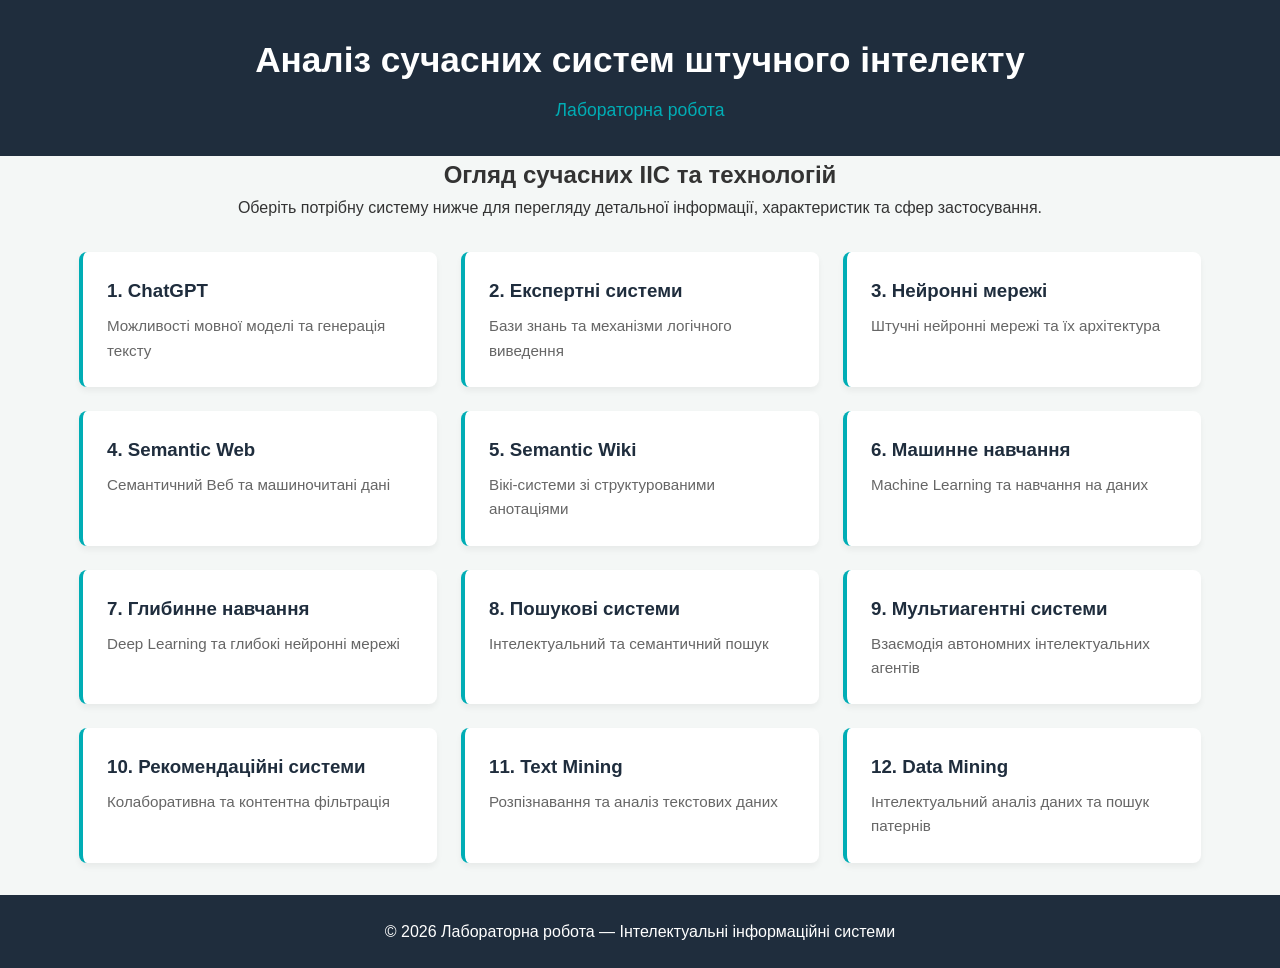
<file: index.html>
<!DOCTYPE html>
<html lang="uk">
<head>
    <meta charset="UTF-8">
    <meta name="viewport" content="width=device-width, initial-scale=1.0">
    <title>Лаб1</title>
    <link rel="stylesheet" href="style.css">
</head>
<body>
    <header>
        <div class="container">
            <h1>Аналіз сучасних систем штучного інтелекту</h1>
            <p class="author">Лабораторна робота</p>
        </div>
    </header>

    <main class="container">
        <section class="intro">
            <h2>Огляд сучасних ІІС та технологій</h2>
            <p>Оберіть потрібну систему нижче для перегляду детальної інформації, характеристик та сфер застосування.</p>
        </section>

        <section class="grid-container">
            <a href="pages/chatgpt.html" class="card">
                <h3>1. ChatGPT</h3>
                <p>Можливості мовної моделі та генерація тексту</p>
            </a>
            <a href="pages/expert-systems.html" class="card">
                <h3>2. Експертні системи</h3>
                <p>Бази знань та механізми логічного виведення</p>
            </a>
            <a href="pages/neural-networks.html" class="card">
                <h3>3. Нейронні мережі</h3>
                <p>Штучні нейронні мережі та їх архітектура</p>
            </a>
            <a href="pages/semantic-web.html" class="card">
                <h3>4. Semantic Web</h3>
                <p>Семантичний Веб та машиночитані дані</p>
            </a>
            <a href="pages/semantic-wiki.html" class="card">
                <h3>5. Semantic Wiki</h3>
                <p>Вікі-системи зі структурованими анотаціями</p>
            </a>
            <a href="pages/machine-learning.html" class="card">
                <h3>6. Машинне навчання</h3>
                <p>Machine Learning та навчання на даних</p>
            </a>
            <a href="pages/deep-learning.html" class="card">
                <h3>7. Глибинне навчання</h3>
                <p>Deep Learning та глибокі нейронні мережі</p>
            </a>
            <a href="pages/search-systems.html" class="card">
                <h3>8. Пошукові системи</h3>
                <p>Інтелектуальний та семантичний пошук</p>
            </a>
            <a href="pages/multiagent-systems.html" class="card">
                <h3>9. Мультиагентні системи</h3>
                <p>Взаємодія автономних інтелектуальних агентів</p>
            </a>
            <a href="pages/recommender-systems.html" class="card">
                <h3>10. Рекомендаційні системи</h3>
                <p>Колаборативна та контентна фільтрація</p>
            </a>
            <a href="pages/text-mining.html" class="card">
                <h3>11. Text Mining</h3>
                <p>Розпізнавання та аналіз текстових даних</p>
            </a>
            <a href="pages/data-mining.html" class="card">
                <h3>12. Data Mining</h3>
                <p>Інтелектуальний аналіз даних та пошук патернів</p>
            </a>
        </section>
    </main>

    <footer>
        <div class="container">
            <p>&copy; 2026 Лабораторна робота — Інтелектуальні інформаційні системи</p>
        </div>
    </footer>
</body>
</html>
</file>
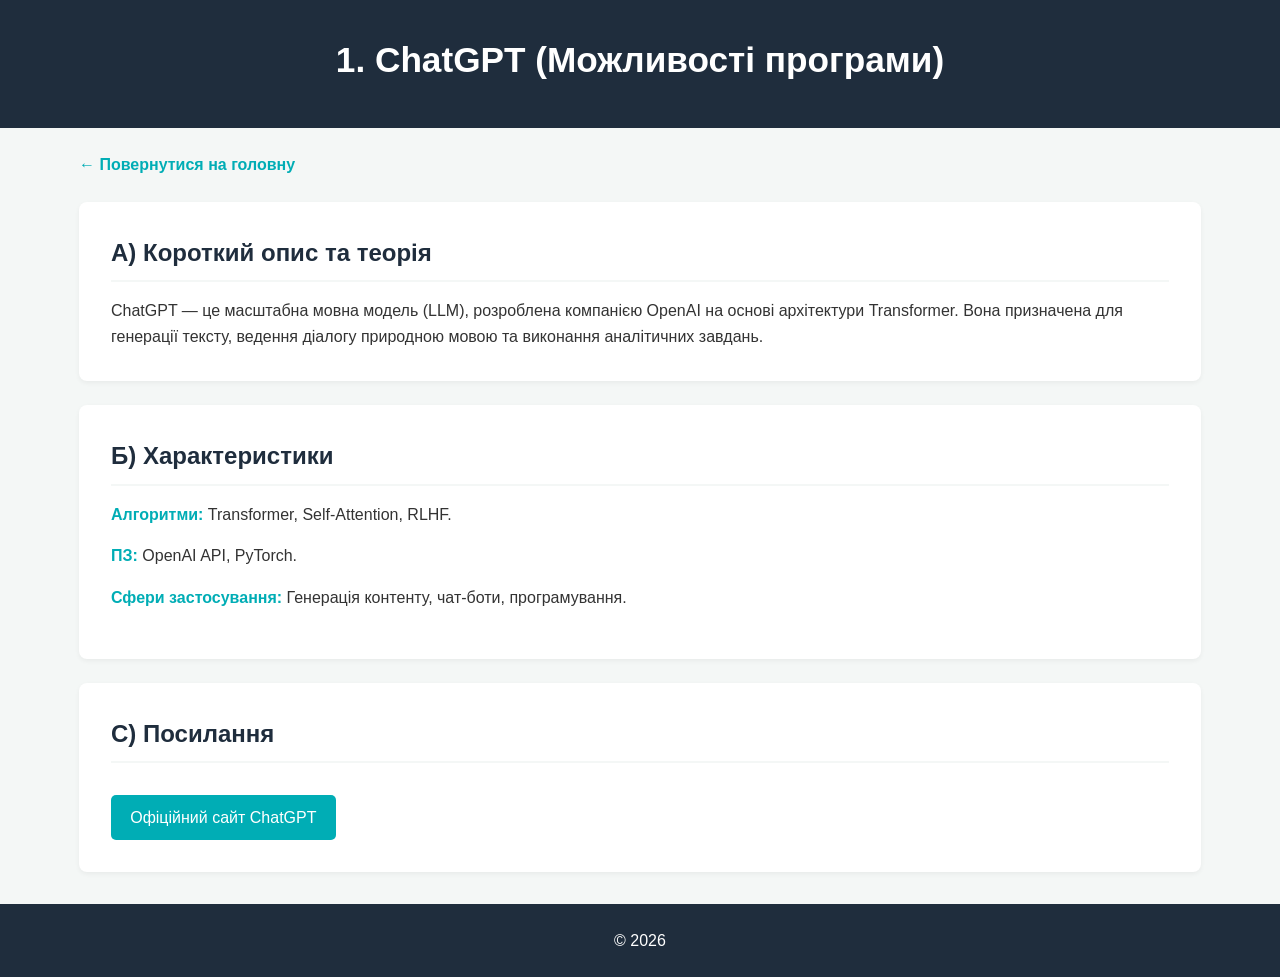
<file: pages/chatgpt.html>
<!DOCTYPE html>
<html lang="uk">
<head>
    <meta charset="UTF-8">
    <meta name="viewport" content="width=device-width, initial-scale=1.0">
    <title>ChatGPT — ІІС</title>
    <link rel="stylesheet" href="../style.css">
</head>
<body>
    <header>
        <div class="container">
            <h1>1. ChatGPT (Можливості програми)</h1>
        </div>
    </header>
    <main class="container">
        <a href="../index.html" class="back-link">&larr; Повернутися на головну</a>
        <section class="content-block">
            <h2>А) Короткий опис та теорія</h2>
            <p>ChatGPT — це масштабна мовна модель (LLM), розроблена компанією OpenAI на основі архітектури Transformer. Вона призначена для генерації тексту, ведення діалогу природною мовою та виконання аналітичних завдань.</p>
        </section>
        <section class="content-block">
            <h2>Б) Характеристики</h2>
            <ul class="details-list">
                <li><strong>Алгоритми:</strong> Transformer, Self-Attention, RLHF.</li>
                <li><strong>ПЗ:</strong> OpenAI API, PyTorch.</li>
                <li><strong>Сфери застосування:</strong> Генерація контенту, чат-боти, програмування.</li>
            </ul>
        </section>
        <section class="content-block">
            <h2>С) Посилання</h2>
            <a href="https://chatgpt.com" target="_blank" class="external-link">Офіційний сайт ChatGPT</a>
        </section>
    </main>
    <footer><div class="container"><p>&copy; 2026</p></div></footer>
</body>
</html>
</file>
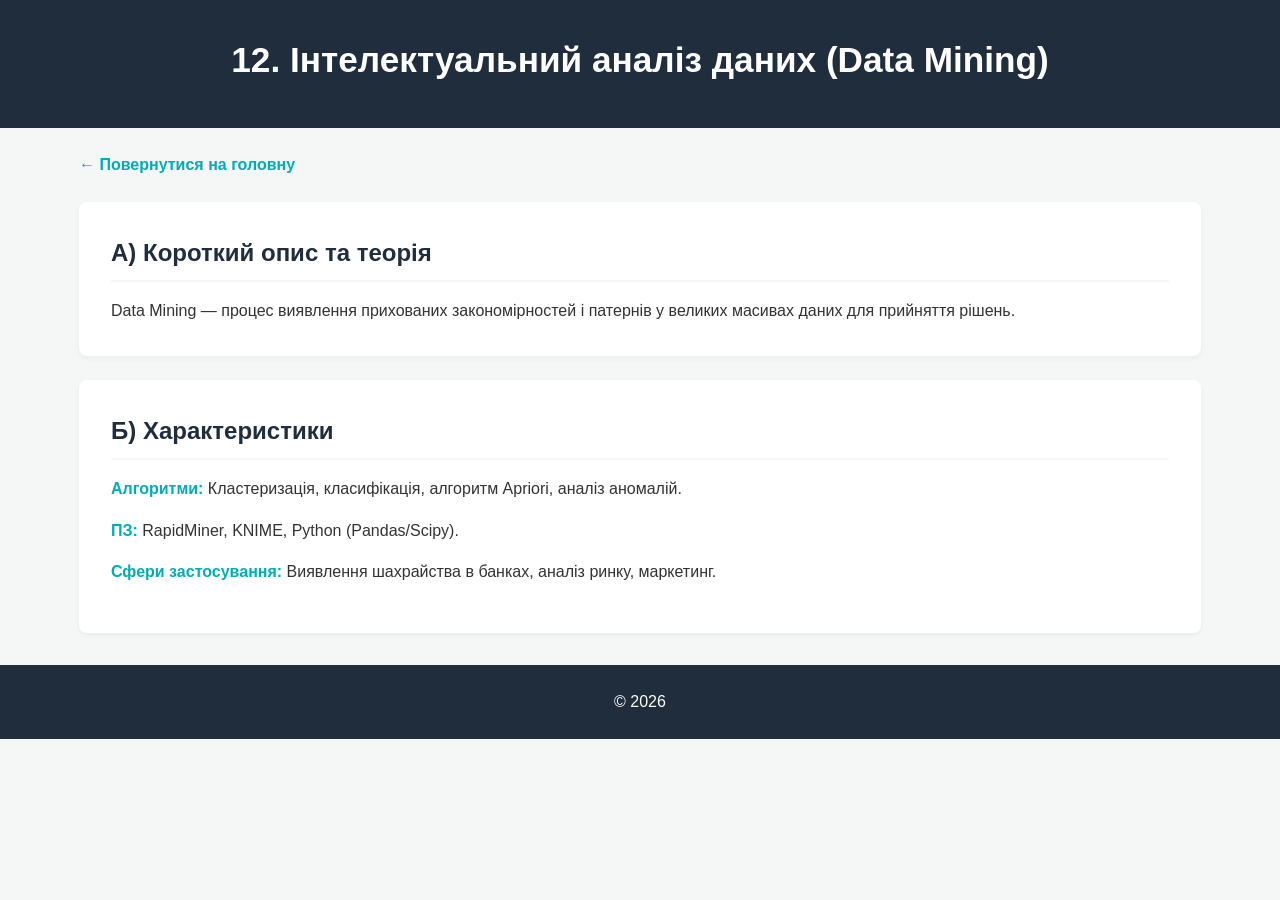
<file: pages/data-mining.html>
<!DOCTYPE html>
<html lang="uk">
<head>
    <meta charset="UTF-8">
    <meta name="viewport" content="width=device-width, initial-scale=1.0">
    <title>Data Mining — ІІС</title>
    <link rel="stylesheet" href="../style.css">
</head>
<body>
    <header><div class="container"><h1>12. Інтелектуальний аналіз даних (Data Mining)</h1></div></header>
    <main class="container">
        <a href="../index.html" class="back-link">&larr; Повернутися на головну</a>
        <section class="content-block">
            <h2>А) Короткий опис та теорія</h2>
            <p>Data Mining — процес виявлення прихованих закономірностей і патернів у великих масивах даних для прийняття рішень.</p>
        </section>
        <section class="content-block">
            <h2>Б) Характеристики</h2>
            <ul class="details-list">
                <li><strong>Алгоритми:</strong> Кластеризація, класифікація, алгоритм Apriori, аналіз аномалій.</li>
                <li><strong>ПЗ:</strong> RapidMiner, KNIME, Python (Pandas/Scipy).</li>
                <li><strong>Сфери застосування:</strong> Виявлення шахрайства в банках, аналіз ринку, маркетинг.</li>
            </ul>
        </section>
    </main>
    <footer><div class="container"><p>&copy; 2026</p></div></footer>
</body>
</html>
</file>
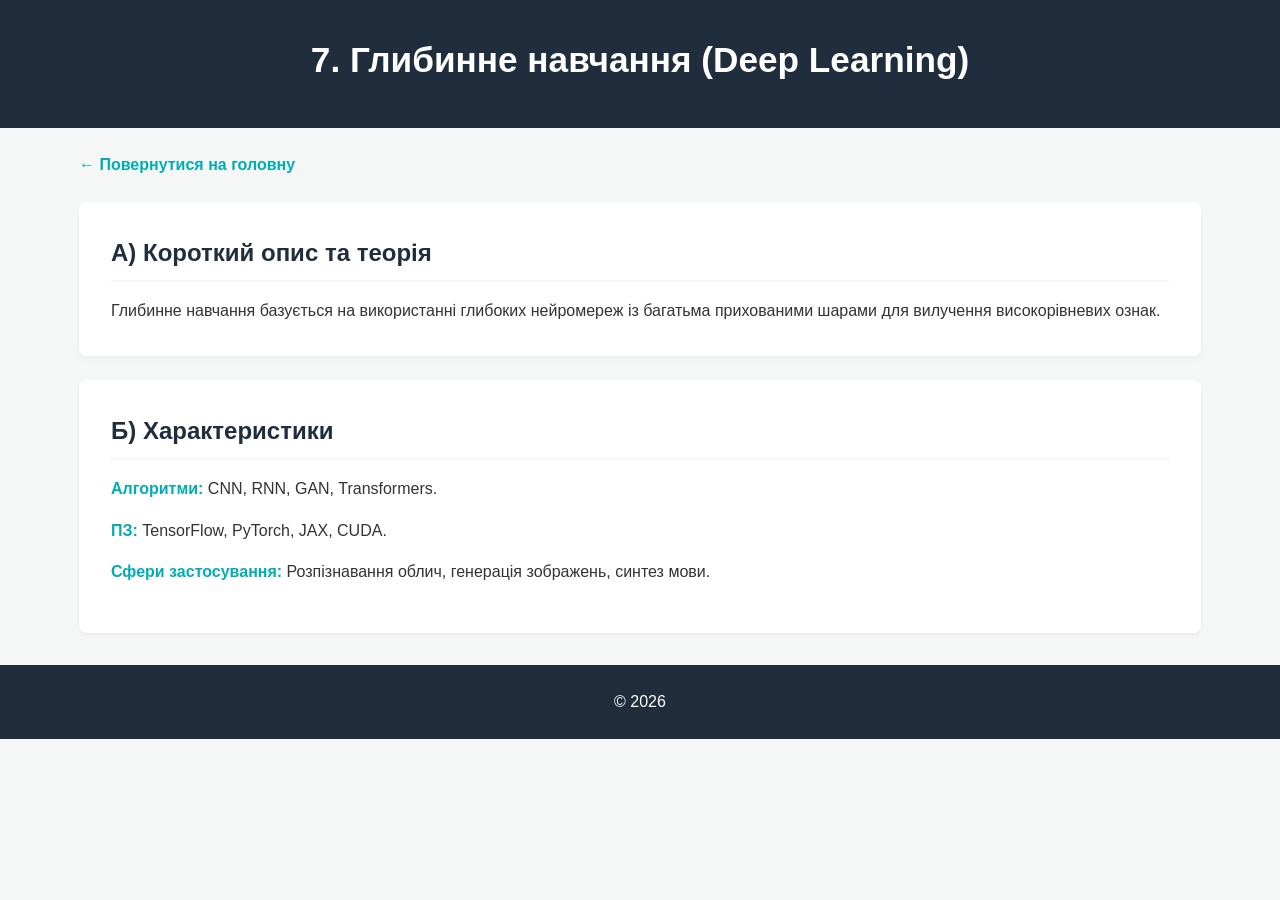
<file: pages/deep-learning.html>
<!DOCTYPE html>
<html lang="uk">
<head>
    <meta charset="UTF-8">
    <meta name="viewport" content="width=device-width, initial-scale=1.0">
    <title>Глибинне навчання — ІІС</title>
    <link rel="stylesheet" href="../style.css">
</head>
<body>
    <header><div class="container"><h1>7. Глибинне навчання (Deep Learning)</h1></div></header>
    <main class="container">
        <a href="../index.html" class="back-link">&larr; Повернутися на головну</a>
        <section class="content-block">
            <h2>А) Короткий опис та теорія</h2>
            <p>Глибинне навчання базується на використанні глибоких нейромереж із багатьма прихованими шарами для вилучення високорівневих ознак.</p>
        </section>
        <section class="content-block">
            <h2>Б) Характеристики</h2>
            <ul class="details-list">
                <li><strong>Алгоритми:</strong> CNN, RNN, GAN, Transformers.</li>
                <li><strong>ПЗ:</strong> TensorFlow, PyTorch, JAX, CUDA.</li>
                <li><strong>Сфери застосування:</strong> Розпізнавання облич, генерація зображень, синтез мови.</li>
            </ul>
        </section>
    </main>
    <footer><div class="container"><p>&copy; 2026</p></div></footer>
</body>
</html>
</file>
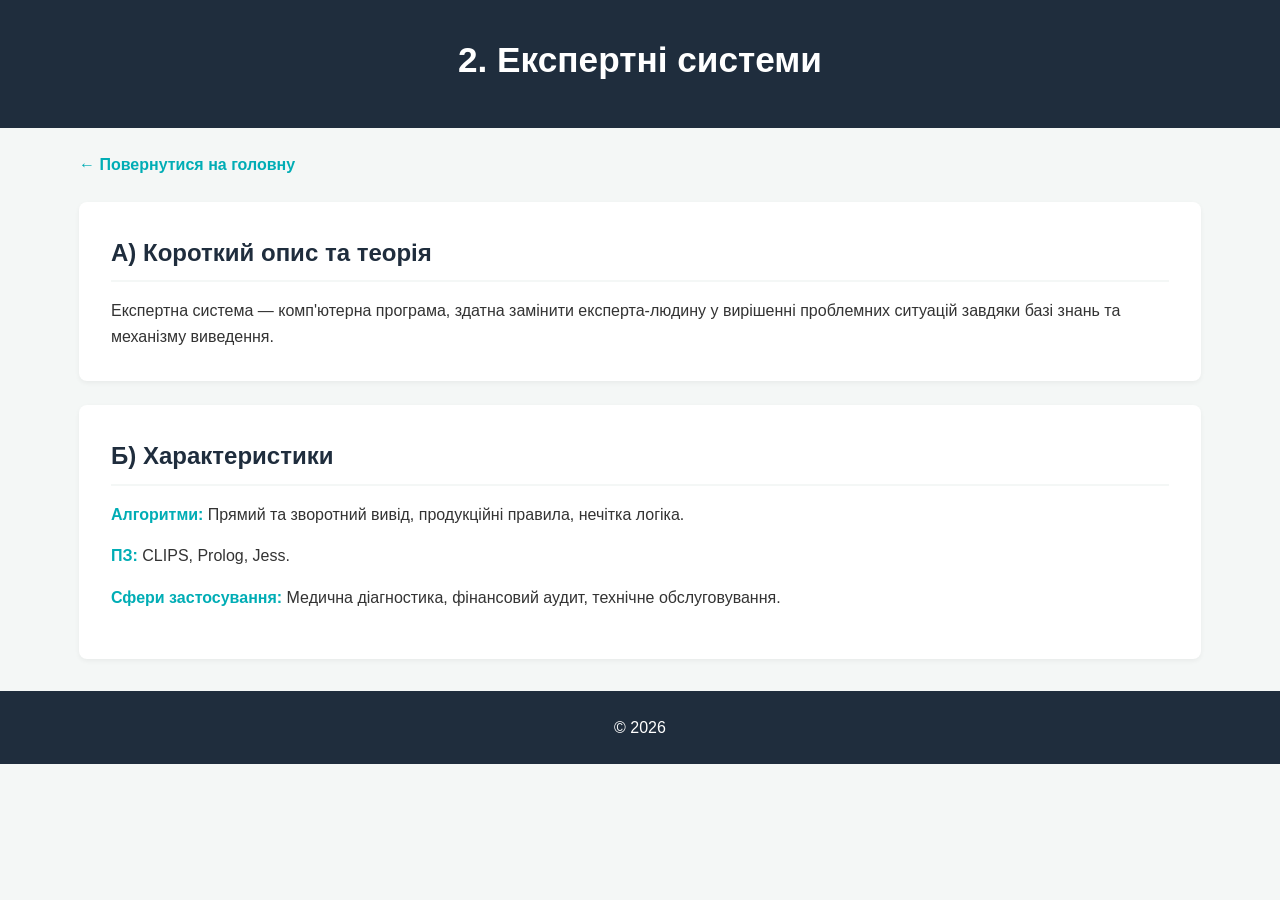
<file: pages/expert-systems.html>
<!DOCTYPE html>
<html lang="uk">
<head>
    <meta charset="UTF-8">
    <meta name="viewport" content="width=device-width, initial-scale=1.0">
    <title>Експертні системи — ІІС</title>
    <link rel="stylesheet" href="../style.css">
</head>
<body>
    <header><div class="container"><h1>2. Експертні системи</h1></div></header>
    <main class="container">
        <a href="../index.html" class="back-link">&larr; Повернутися на головну</a>
        <section class="content-block">
            <h2>А) Короткий опис та теорія</h2>
            <p>Експертна система — комп'ютерна програма, здатна замінити експерта-людину у вирішенні проблемних ситуацій завдяки базі знань та механізму виведення.</p>
        </section>
        <section class="content-block">
            <h2>Б) Характеристики</h2>
            <ul class="details-list">
                <li><strong>Алгоритми:</strong> Прямий та зворотний вивід, продукційні правила, нечітка логіка.</li>
                <li><strong>ПЗ:</strong> CLIPS, Prolog, Jess.</li>
                <li><strong>Сфери застосування:</strong> Медична діагностика, фінансовий аудит, технічне обслуговування.</li>
            </ul>
        </section>
    </main>
    <footer><div class="container"><p>&copy; 2026</p></div></footer>
</body>
</html>
</file>
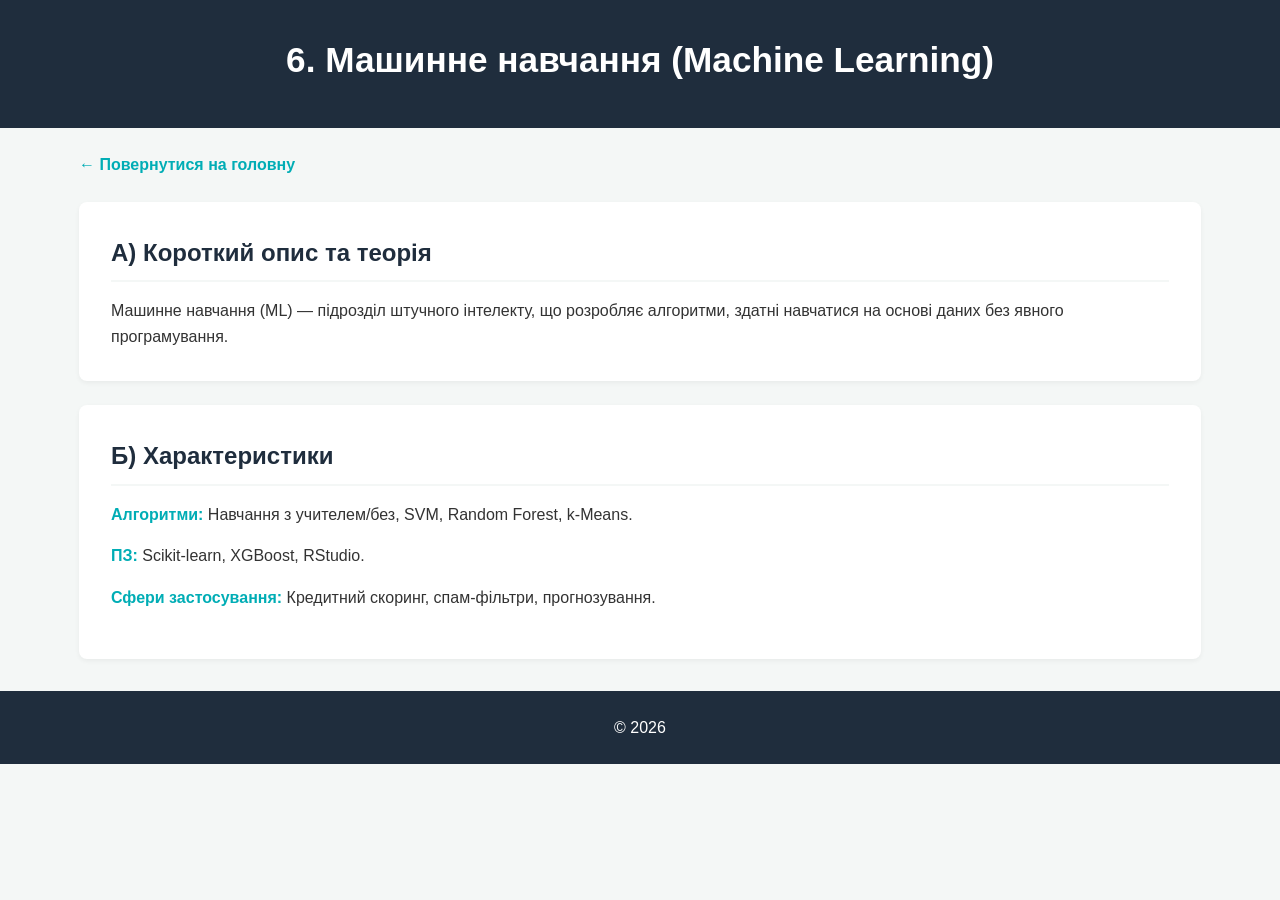
<file: pages/machine-learning.html>
<!DOCTYPE html>
<html lang="uk">
<head>
    <meta charset="UTF-8">
    <meta name="viewport" content="width=device-width, initial-scale=1.0">
    <title>Машинне навчання — ІІС</title>
    <link rel="stylesheet" href="../style.css">
</head>
<body>
    <header><div class="container"><h1>6. Машинне навчання (Machine Learning)</h1></div></header>
    <main class="container">
        <a href="../index.html" class="back-link">&larr; Повернутися на головну</a>
        <section class="content-block">
            <h2>А) Короткий опис та теорія</h2>
            <p>Машинне навчання (ML) — підрозділ штучного інтелекту, що розробляє алгоритми, здатні навчатися на основі даних без явного програмування.</p>
        </section>
        <section class="content-block">
            <h2>Б) Характеристики</h2>
            <ul class="details-list">
                <li><strong>Алгоритми:</strong> Навчання з учителем/без, SVM, Random Forest, k-Means.</li>
                <li><strong>ПЗ:</strong> Scikit-learn, XGBoost, RStudio.</li>
                <li><strong>Сфери застосування:</strong> Кредитний скоринг, спам-фільтри, прогнозування.</li>
            </ul>
        </section>
    </main>
    <footer><div class="container"><p>&copy; 2026</p></div></footer>
</body>
</html>
</file>
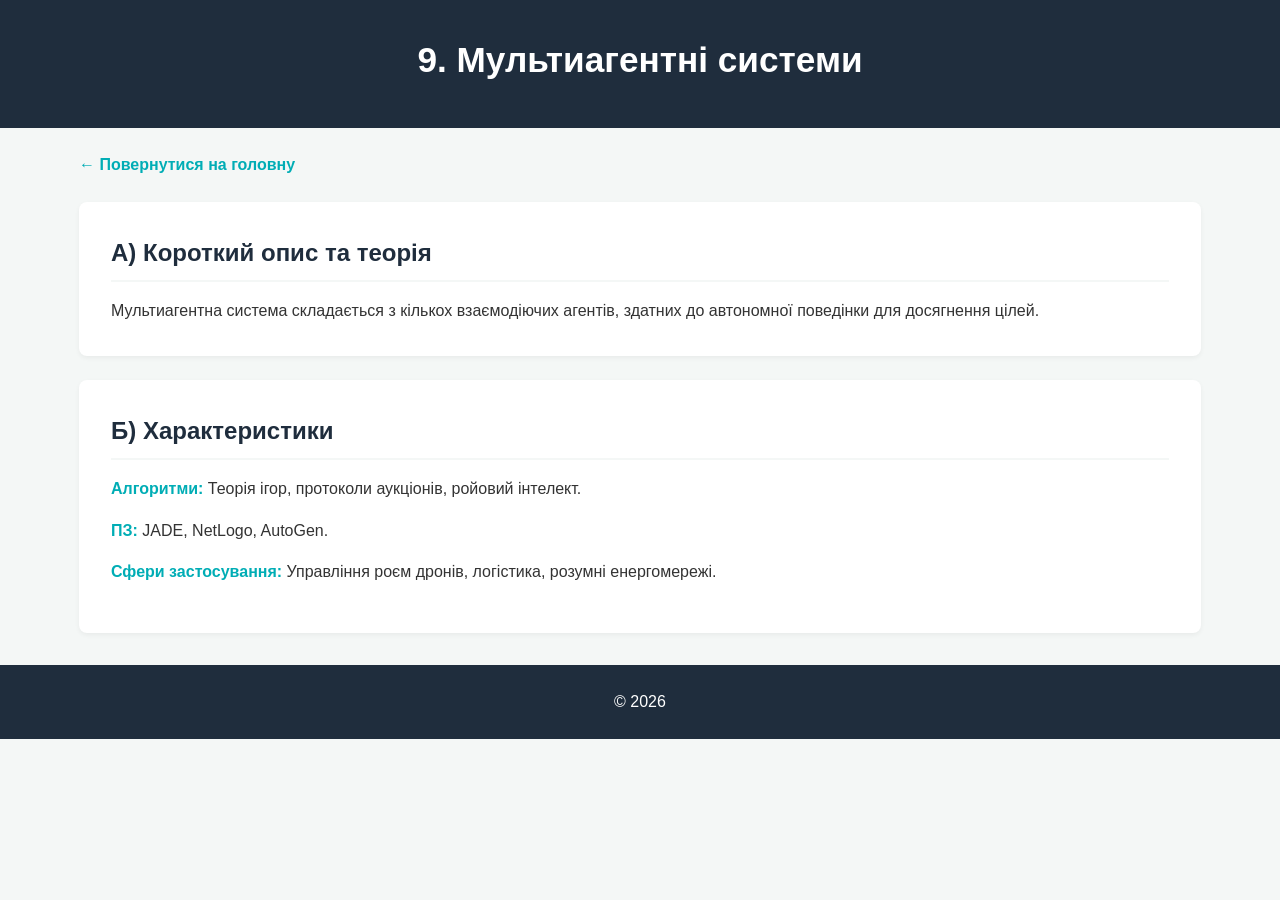
<file: pages/multiagent-systems.html>
<!DOCTYPE html>
<html lang="uk">
<head>
    <meta charset="UTF-8">
    <meta name="viewport" content="width=device-width, initial-scale=1.0">
    <title>Мультиагентні системи — ІІС</title>
    <link rel="stylesheet" href="../style.css">
</head>
<body>
    <header><div class="container"><h1>9. Мультиагентні системи</h1></div></header>
    <main class="container">
        <a href="../index.html" class="back-link">&larr; Повернутися на головну</a>
        <section class="content-block">
            <h2>А) Короткий опис та теорія</h2>
            <p>Мультиагентна система складається з кількох взаємодіючих агентів, здатних до автономної поведінки для досягнення цілей.</p>
        </section>
        <section class="content-block">
            <h2>Б) Характеристики</h2>
            <ul class="details-list">
                <li><strong>Алгоритми:</strong> Теорія ігор, протоколи аукціонів, ройовий інтелект.</li>
                <li><strong>ПЗ:</strong> JADE, NetLogo, AutoGen.</li>
                <li><strong>Сфери застосування:</strong> Управління роєм дронів, логістика, розумні енергомережі.</li>
            </ul>
        </section>
    </main>
    <footer><div class="container"><p>&copy; 2026</p></div></footer>
</body>
</html>
</file>
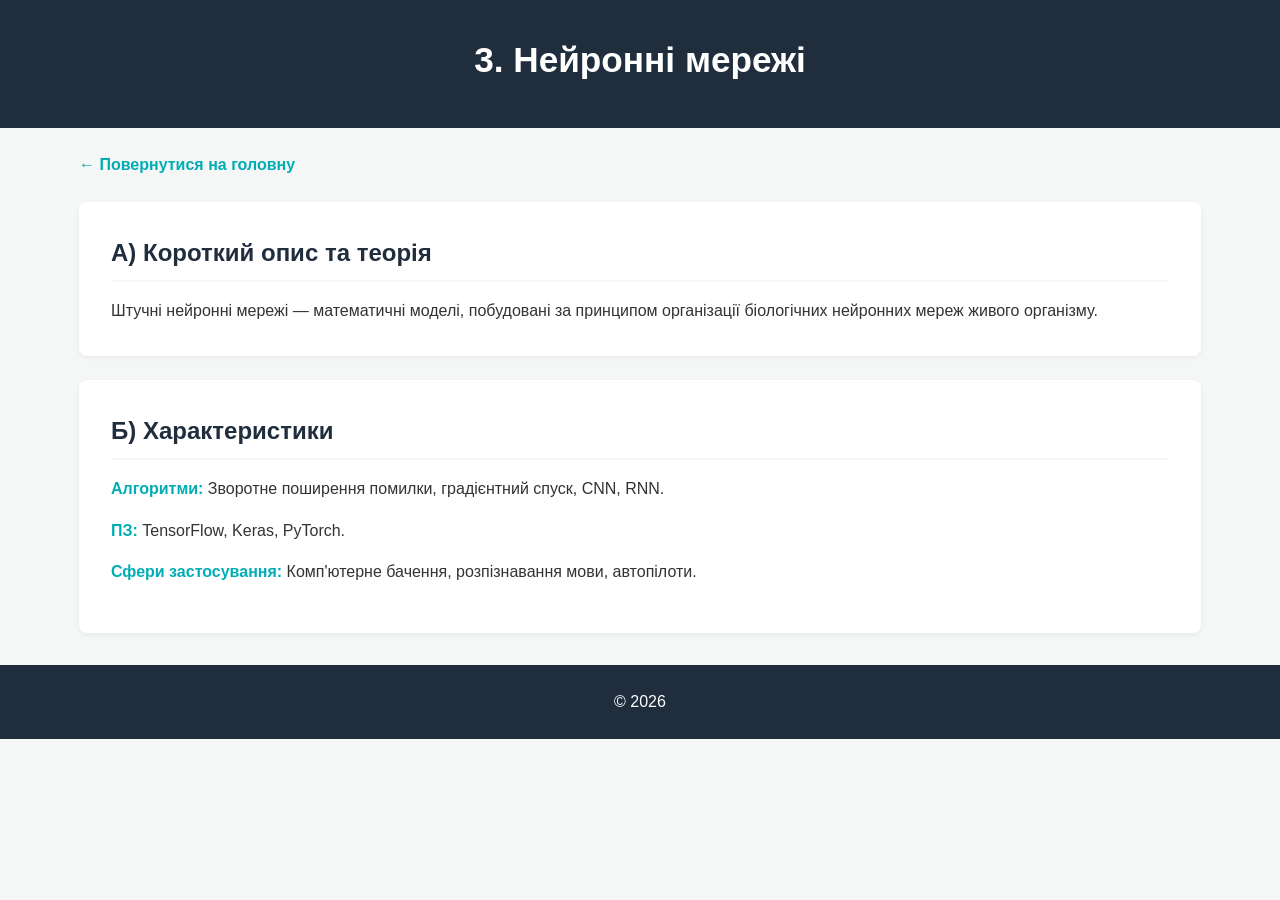
<file: pages/neural-networks.html>
<!DOCTYPE html>
<html lang="uk">
<head>
    <meta charset="UTF-8">
    <meta name="viewport" content="width=device-width, initial-scale=1.0">
    <title>Нейронні мережі — ІІС</title>
    <link rel="stylesheet" href="../style.css">
</head>
<body>
    <header><div class="container"><h1>3. Нейронні мережі</h1></div></header>
    <main class="container">
        <a href="../index.html" class="back-link">&larr; Повернутися на головну</a>
        <section class="content-block">
            <h2>А) Короткий опис та теорія</h2>
            <p>Штучні нейронні мережі — математичні моделі, побудовані за принципом організації біологічних нейронних мереж живого організму.</p>
        </section>
        <section class="content-block">
            <h2>Б) Характеристики</h2>
            <ul class="details-list">
                <li><strong>Алгоритми:</strong> Зворотне поширення помилки, градієнтний спуск, CNN, RNN.</li>
                <li><strong>ПЗ:</strong> TensorFlow, Keras, PyTorch.</li>
                <li><strong>Сфери застосування:</strong> Комп'ютерне бачення, розпізнавання мови, автопілоти.</li>
            </ul>
        </section>
    </main>
    <footer><div class="container"><p>&copy; 2026</p></div></footer>
</body>
</html>
</file>
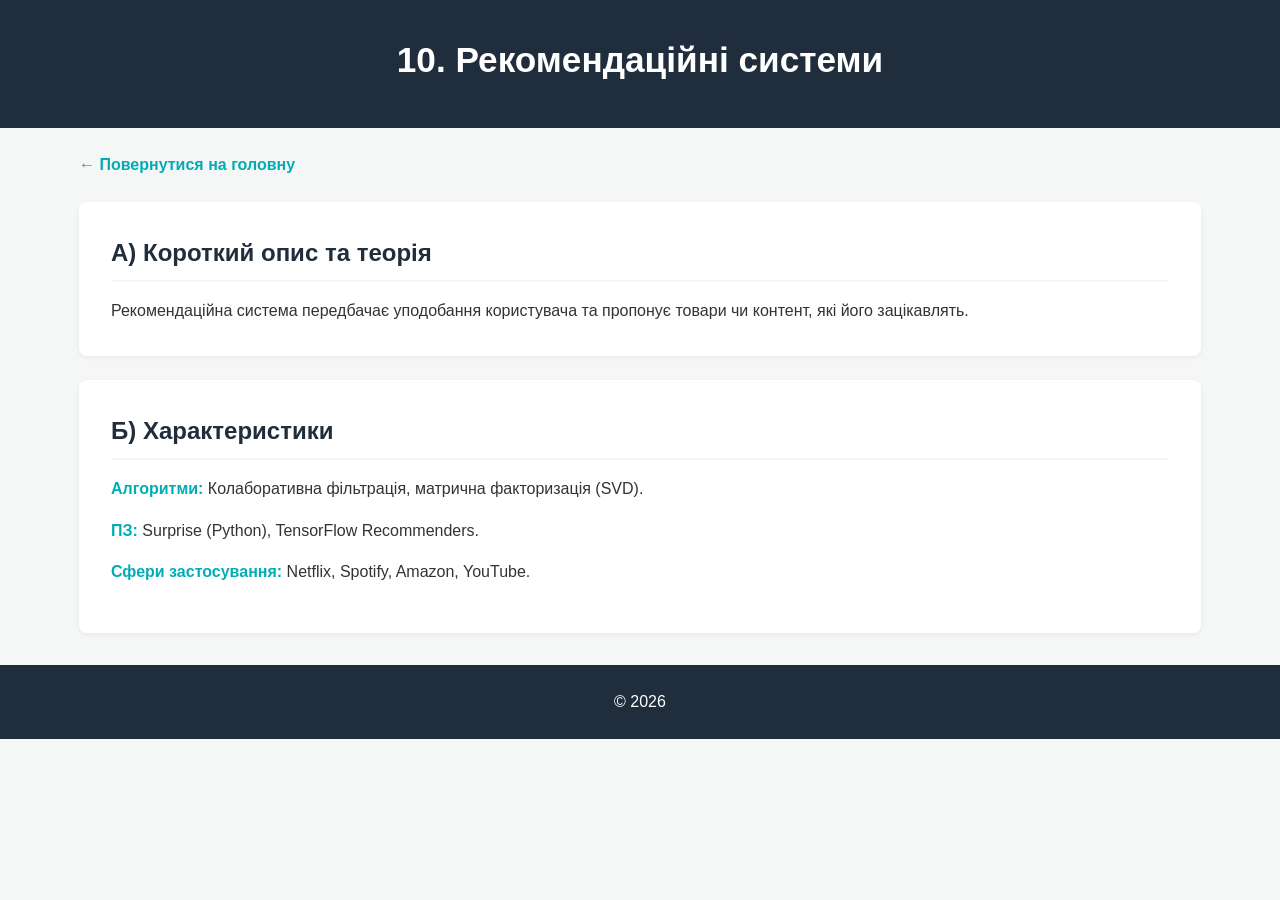
<file: pages/recommender-systems.html>
<!DOCTYPE html>
<html lang="uk">
<head>
    <meta charset="UTF-8">
    <meta name="viewport" content="width=device-width, initial-scale=1.0">
    <title>Рекомендаційні системи — ІІС</title>
    <link rel="stylesheet" href="../style.css">
</head>
<body>
    <header><div class="container"><h1>10. Рекомендаційні системи</h1></div></header>
    <main class="container">
        <a href="../index.html" class="back-link">&larr; Повернутися на головну</a>
        <section class="content-block">
            <h2>А) Короткий опис та теорія</h2>
            <p>Рекомендаційна система передбачає уподобання користувача та пропонує товари чи контент, які його зацікавлять.</p>
        </section>
        <section class="content-block">
            <h2>Б) Характеристики</h2>
            <ul class="details-list">
                <li><strong>Алгоритми:</strong> Колаборативна фільтрація, матрична факторизація (SVD).</li>
                <li><strong>ПЗ:</strong> Surprise (Python), TensorFlow Recommenders.</li>
                <li><strong>Сфери застосування:</strong> Netflix, Spotify, Amazon, YouTube.</li>
            </ul>
        </section>
    </main>
    <footer><div class="container"><p>&copy; 2026</p></div></footer>
</body>
</html>
</file>
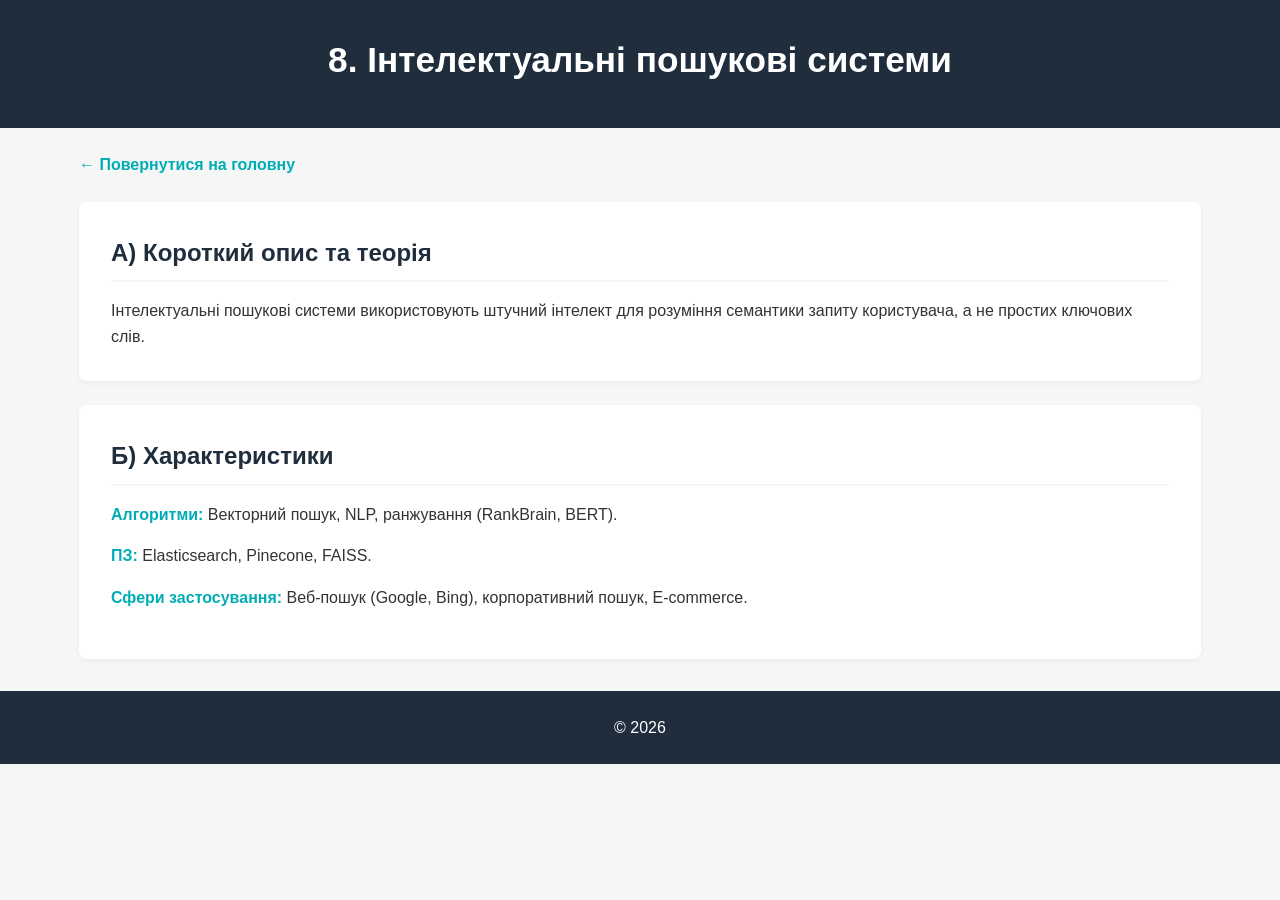
<file: pages/search-systems.html>
<!DOCTYPE html>
<html lang="uk">
<head>
    <meta charset="UTF-8">
    <meta name="viewport" content="width=device-width, initial-scale=1.0">
    <title>Пошукові системи — ІІС</title>
    <link rel="stylesheet" href="../style.css">
</head>
<body>
    <header><div class="container"><h1>8. Інтелектуальні пошукові системи</h1></div></header>
    <main class="container">
        <a href="../index.html" class="back-link">&larr; Повернутися на головну</a>
        <section class="content-block">
            <h2>А) Короткий опис та теорія</h2>
            <p>Інтелектуальні пошукові системи використовують штучний інтелект для розуміння семантики запиту користувача, а не простих ключових слів.</p>
        </section>
        <section class="content-block">
            <h2>Б) Характеристики</h2>
            <ul class="details-list">
                <li><strong>Алгоритми:</strong> Векторний пошук, NLP, ранжування (RankBrain, BERT).</li>
                <li><strong>ПЗ:</strong> Elasticsearch, Pinecone, FAISS.</li>
                <li><strong>Сфери застосування:</strong> Веб-пошук (Google, Bing), корпоративний пошук, E-commerce.</li>
            </ul>
        </section>
    </main>
    <footer><div class="container"><p>&copy; 2026</p></div></footer>
</body>
</html>
</file>
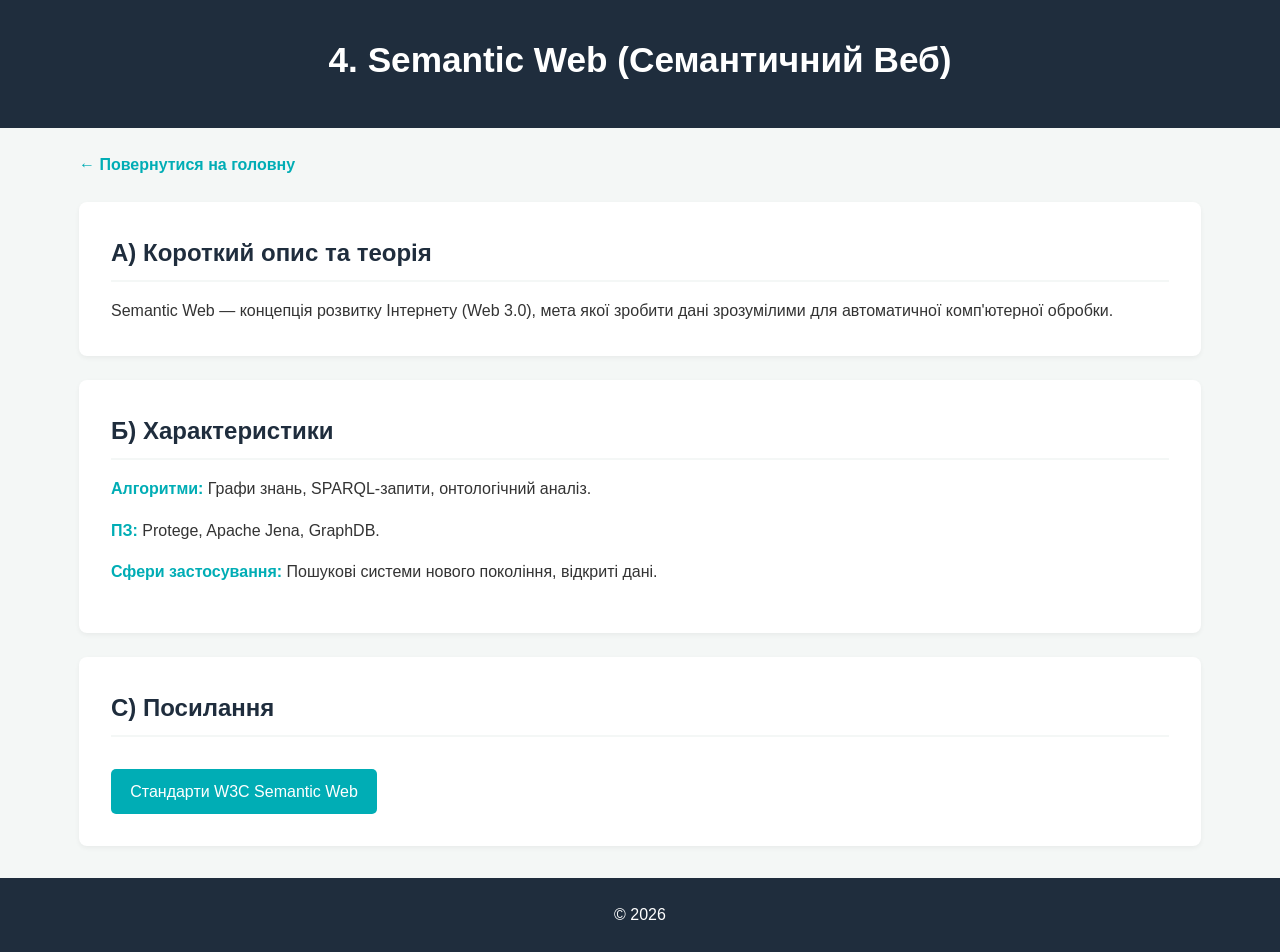
<file: pages/semantic-web.html>
<!DOCTYPE html>
<html lang="uk">
<head>
    <meta charset="UTF-8">
    <meta name="viewport" content="width=device-width, initial-scale=1.0">
    <title>Semantic Web — ІІС</title>
    <link rel="stylesheet" href="../style.css">
</head>
<body>
    <header><div class="container"><h1>4. Semantic Web (Семантичний Веб)</h1></div></header>
    <main class="container">
        <a href="../index.html" class="back-link">&larr; Повернутися на головну</a>
        <section class="content-block">
            <h2>А) Короткий опис та теорія</h2>
            <p>Semantic Web — концепція розвитку Інтернету (Web 3.0), мета якої зробити дані зрозумілими для автоматичної комп'ютерної обробки.</p>
        </section>
        <section class="content-block">
            <h2>Б) Характеристики</h2>
            <ul class="details-list">
                <li><strong>Алгоритми:</strong> Графи знань, SPARQL-запити, онтологічний аналіз.</li>
                <li><strong>ПЗ:</strong> Protege, Apache Jena, GraphDB.</li>
                <li><strong>Сфери застосування:</strong> Пошукові системи нового покоління, відкриті дані.</li>
            </ul>
        </section>
        <section class="content-block">
            <h2>С) Посилання</h2>
            <a href="https://www.w3.org/standards/semanticweb/" target="_blank" class="external-link">Стандарти W3C Semantic Web</a>
        </section>
    </main>
    <footer><div class="container"><p>&copy; 2026</p></div></footer>
</body>
</html>
</file>
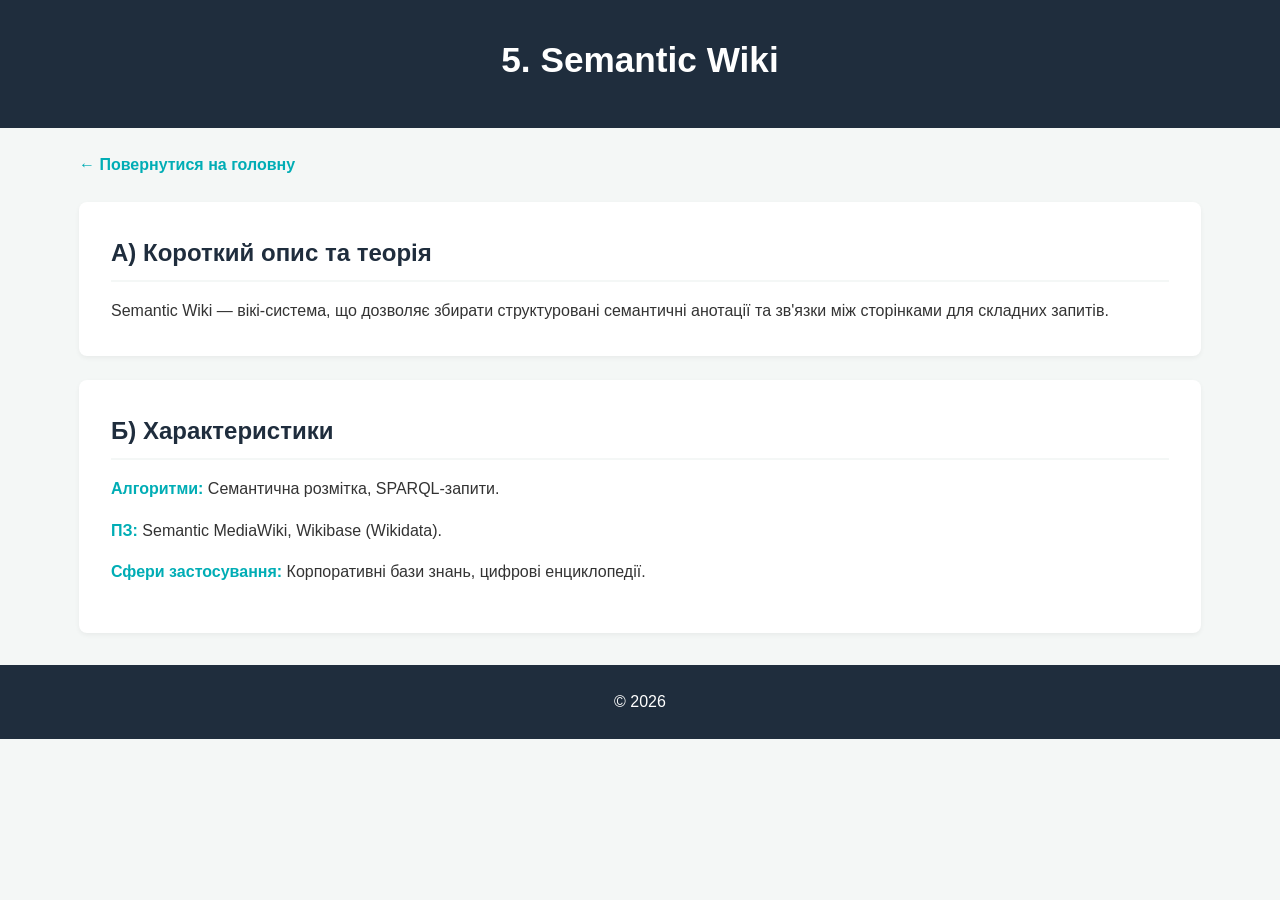
<file: pages/semantic-wiki.html>
<!DOCTYPE html>
<html lang="uk">
<head>
    <meta charset="UTF-8">
    <meta name="viewport" content="width=device-width, initial-scale=1.0">
    <title>Semantic Wiki — ІІС</title>
    <link rel="stylesheet" href="../style.css">
</head>
<body>
    <header><div class="container"><h1>5. Semantic Wiki</h1></div></header>
    <main class="container">
        <a href="../index.html" class="back-link">&larr; Повернутися на головну</a>
        <section class="content-block">
            <h2>А) Короткий опис та теорія</h2>
            <p>Semantic Wiki — вікі-система, що дозволяє збирати структуровані семантичні анотації та зв'язки між сторінками для складних запитів.</p>
        </section>
        <section class="content-block">
            <h2>Б) Характеристики</h2>
            <ul class="details-list">
                <li><strong>Алгоритми:</strong> Семантична розмітка, SPARQL-запити.</li>
                <li><strong>ПЗ:</strong> Semantic MediaWiki, Wikibase (Wikidata).</li>
                <li><strong>Сфери застосування:</strong> Корпоративні бази знань, цифрові енциклопедії.</li>
            </ul>
        </section>
    </main>
    <footer><div class="container"><p>&copy; 2026</p></div></footer>
</body>
</html>
</file>
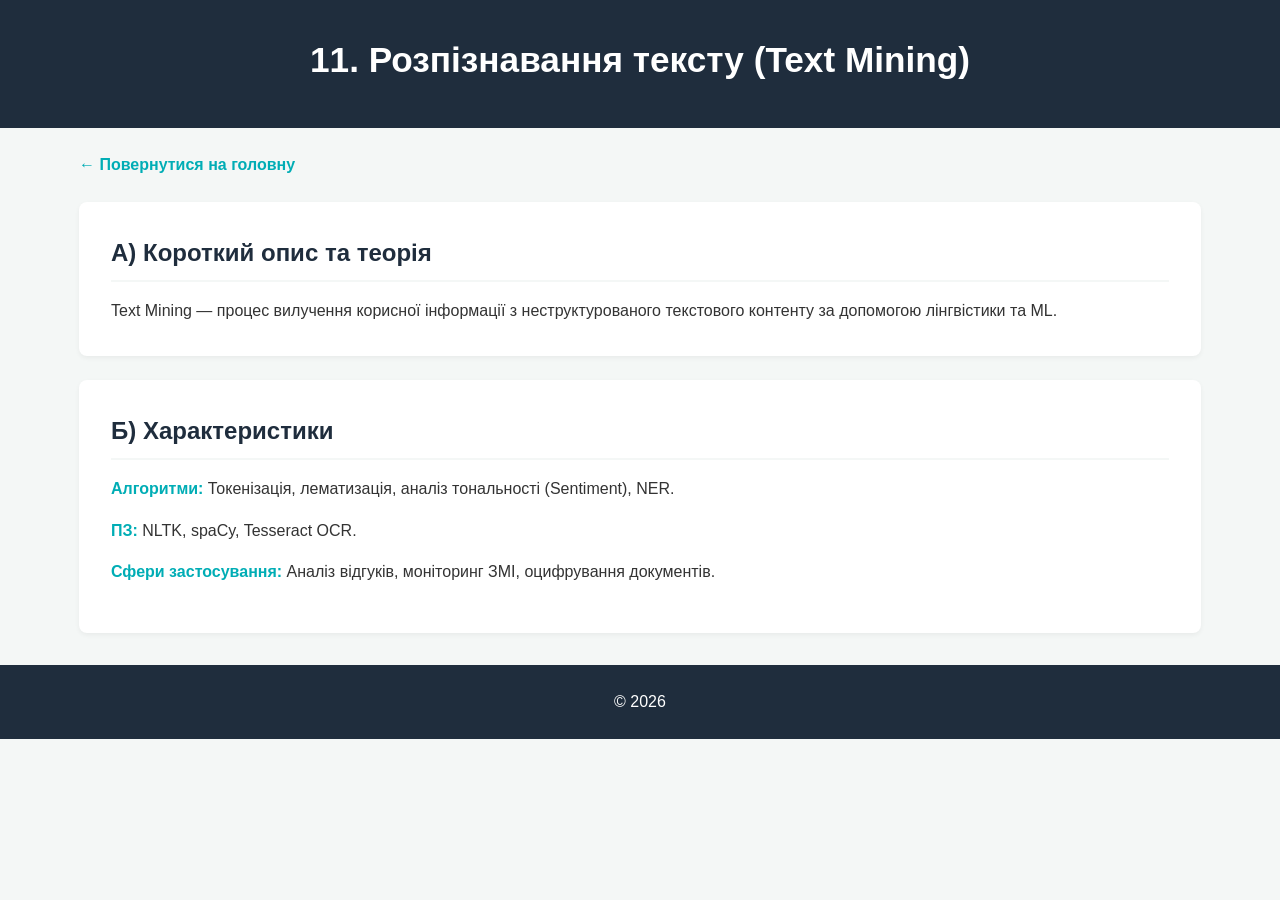
<file: pages/text-mining.html>
<!DOCTYPE html>
<html lang="uk">
<head>
    <meta charset="UTF-8">
    <meta name="viewport" content="width=device-width, initial-scale=1.0">
    <title>Text Mining — ІІС</title>
    <link rel="stylesheet" href="../style.css">
</head>
<body>
    <header><div class="container"><h1>11. Розпізнавання тексту (Text Mining)</h1></div></header>
    <main class="container">
        <a href="../index.html" class="back-link">&larr; Повернутися на головну</a>
        <section class="content-block">
            <h2>А) Короткий опис та теорія</h2>
            <p>Text Mining — процес вилучення корисної інформації з неструктурованого текстового контенту за допомогою лінгвістики та ML.</p>
        </section>
        <section class="content-block">
            <h2>Б) Характеристики</h2>
            <ul class="details-list">
                <li><strong>Алгоритми:</strong> Токенізація, лематизація, аналіз тональності (Sentiment), NER.</li>
                <li><strong>ПЗ:</strong> NLTK, spaCy, Tesseract OCR.</li>
                <li><strong>Сфери застосування:</strong> Аналіз відгуків, моніторинг ЗМІ, оцифрування документів.</li>
            </ul>
        </section>
    </main>
    <footer><div class="container"><p>&copy; 2026</p></div></footer>
</body>
</html>
</file>
<file: style.css>
* {
    box-sizing: border-box;
    margin: 0;
    padding: 0;
}

body {
    font-family: 'Segoe UI', Tahoma, Geneva, Verdana, sans-serif;
    line-height: 1.6;
    color: #333;
    background-color: #f4f7f6;
}

.container {
    width: 90%;
    max-width: 1200px;
    margin: 0 auto;
    padding: 0 15px;
}

header {
    background: #1f2d3d;
    color: #fff;
    padding: 2rem 0;
    text-align: center;
}

header h1 {
    font-size: 2.2rem;
    margin-bottom: 0.5rem;
}

.author {
    color: #00adb5;
    font-size: 1.1rem;
}

main {
    padding: 2rem 0;
}

.intro {
    text-align: center;
    margin-bottom: 2rem;
}

.grid-container {
    display: grid;
    grid-template-columns: repeat(auto-fit, minmax(280px, 1fr));
    gap: 1.5rem;
}

.card {
    background: #fff;
    border-radius: 8px;
    padding: 1.5rem;
    text-decoration: none;
    color: inherit;
    box-shadow: 0 4px 6px rgba(0,0,0,0.05);
    transition: transform 0.2s, box-shadow 0.2s;
    border-left: 4px solid #00adb5;
}

.card:hover {
    transform: translateY(-5px);
    box-shadow: 0 8px 15px rgba(0,0,0,0.1);
}

.card h3 {
    color: #1f2d3d;
    margin-bottom: 0.5rem;
}

.card p {
    color: #666;
    font-size: 0.95rem;
}

.back-link {
    display: inline-block;
    margin: 1.5rem 0;
    color: #00adb5;
    text-decoration: none;
    font-weight: bold;
}

.back-link:hover {
    text-decoration: underline;
}

.content-block {
    background: #fff;
    padding: 2rem;
    border-radius: 8px;
    margin-bottom: 1.5rem;
    box-shadow: 0 2px 5px rgba(0,0,0,0.05);
}

.content-block h2 {
    color: #1f2d3d;
    margin-bottom: 1rem;
    border-bottom: 2px solid #f4f7f6;
    padding-bottom: 0.5rem;
}

.details-list {
    list-style: none;
}

.details-list li {
    margin-bottom: 1rem;
}

.details-list strong {
    color: #00adb5;
}

.external-link {
    display: inline-block;
    margin-top: 1rem;
    padding: 0.6rem 1.2rem;
    background: #00adb5;
    color: #fff;
    border-radius: 5px;
    text-decoration: none;
}

.external-link:hover {
    background: #008c93;
}

footer {
    text-align: center;
    padding: 1.5rem 0;
    background: #1f2d3d;
    color: #fff;
    margin-top: 2rem;
}
</file>
